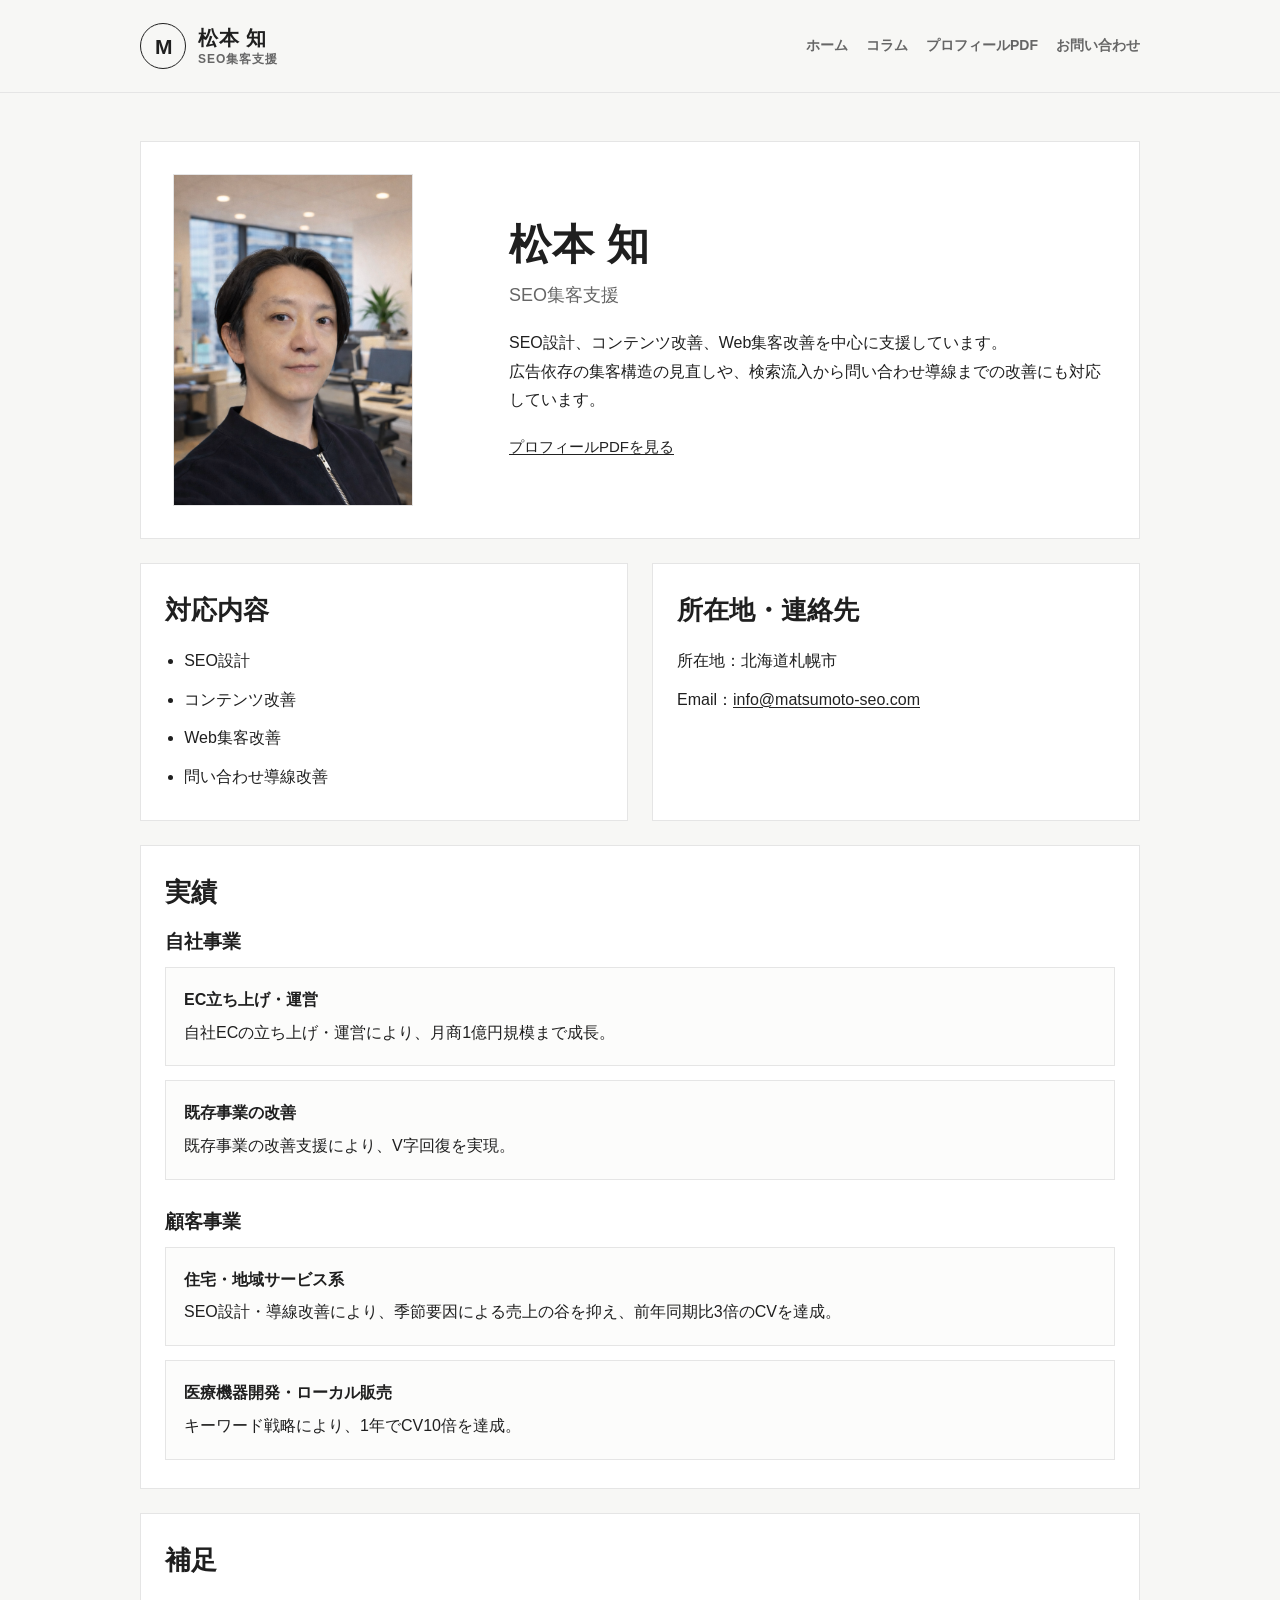
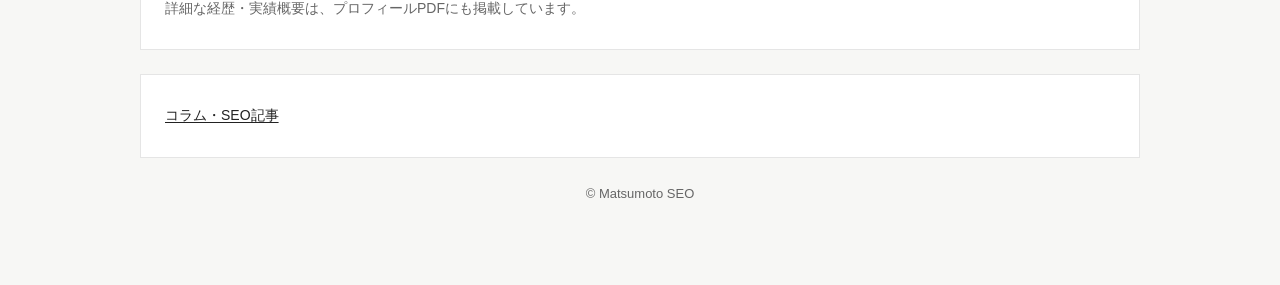
<file: index.html>
<!doctype html>
<html lang="ja">
<head>
  <!-- Google tag (gtag.js) -->
<script async src="https://www.googletagmanager.com/gtag/js?id=G-R0KFXEK98B"></script>
<script>
  window.dataLayer = window.dataLayer || [];
  function gtag(){dataLayer.push(arguments);}
  gtag('js', new Date());

  gtag('config', 'G-R0KFXEK98B');
</script>
  <meta charset="UTF-8">
  <meta name="viewport" content="width=device-width, initial-scale=1.0">
  <title>松本 知 | SEO集客支援</title>
  <meta name="description" content="松本知のプロフィール・実績概要。SEO設計、コンテンツ改善、Web集客改善。">
  <link rel="icon" type="image/png" href="/favicon.png">
  <link rel="stylesheet" href="/style.css">
</head>
  
<body>
  
  <header class="site-header">
    <div class="site-header__inner">
      <a class="site-brand" href="/" aria-label="松本 知｜SEO集客支援のトップページ">
        <span class="site-brand__mark" aria-hidden="true">M</span>
  
        <span class="site-brand__text">
          <span class="site-brand__name">松本 知</span>
          <span class="site-brand__role">SEO集客支援</span>
        </span>
      </a>
  
      <nav class="site-nav" aria-label="メインメニュー">
        <a href="/">ホーム</a>
        <a href="/blog/">コラム</a>
        <a href="/profile.pdf" target="_blank" rel="noopener noreferrer">プロフィールPDF</a>
        <a href="mailto:info@matsumoto-seo.com">お問い合わせ</a>
      </nav>
    </div>
  </header>

  <main class="wrap">
    <section class="hero">
      <div class="photo-box">
        <img src="/profile-photo3.png" alt="松本 知" class="photo">
      </div>

      <div>
        <h1 class="name">松本 知</h1>
        <p class="title">SEO集客支援</p>
        <p class="lead">
          SEO設計、コンテンツ改善、Web集客改善を中心に支援しています。<br/>
広告依存の集客構造の見直しや、検索流入から問い合わせ導線までの改善にも対応しています。
        </p>
        <p class="pdf-link">
          <a href="/profile.pdf" target="_blank" rel="noopener noreferrer">プロフィールPDFを見る</a>
        </p>
      </div>
    </section>

    <section class="grid">
      <section class="card">
        <h2>対応内容</h2>
        <ul>
          <li>SEO設計</li>
          <li>コンテンツ改善</li>
          <li>Web集客改善</li>
          <li>問い合わせ導線改善</li>
        </ul>
      </section>

      <section class="card">
        <h2>所在地・連絡先</h2>
        <p class="contact-line">所在地：北海道札幌市</p>
        <p class="contact-line">
          Email：<a href="mailto:info@matsumoto-seo.com">info@matsumoto-seo.com</a>
        </p>
      </section>

      <section class="card card-wide">
        <h2>実績</h2>

        <div class="results-group">
          <h3>自社事業</h3>
          <div class="results-list">
            <div class="result-item">
              <strong>EC立ち上げ・運営</strong><br>
              自社ECの立ち上げ・運営により、月商1億円規模まで成長。
            </div>
            <div class="result-item">
              <strong>既存事業の改善</strong><br>
              既存事業の改善支援により、V字回復を実現。
            </div>
          </div>
        </div>

        <div class="results-group">
          <h3>顧客事業</h3>
          <div class="results-list">
            <div class="result-item">
              <strong>住宅・地域サービス系</strong><br>
              SEO設計・導線改善により、季節要因による売上の谷を抑え、前年同期比3倍のCVを達成。
            </div>
            <div class="result-item">
              <strong>医療機器開発・ローカル販売</strong><br>
              キーワード戦略により、1年でCV10倍を達成。
            </div>
          </div>
        </div>
      </section>

      <section class="card card-wide">
        <h2>補足</h2>
        <p class="sub">
          詳細な経歴・実績概要は、プロフィールPDFにも掲載しています。
        </p>
      </section>
    </section>
    
    <section class="card card-wide blog-link-card">
      <p class="sub">
        <a href="/blog/">コラム・SEO記事</a>
      </p>
    </section>

    <p class="footer">© Matsumoto SEO</p>
  </main>
</body>
</html>
</file>
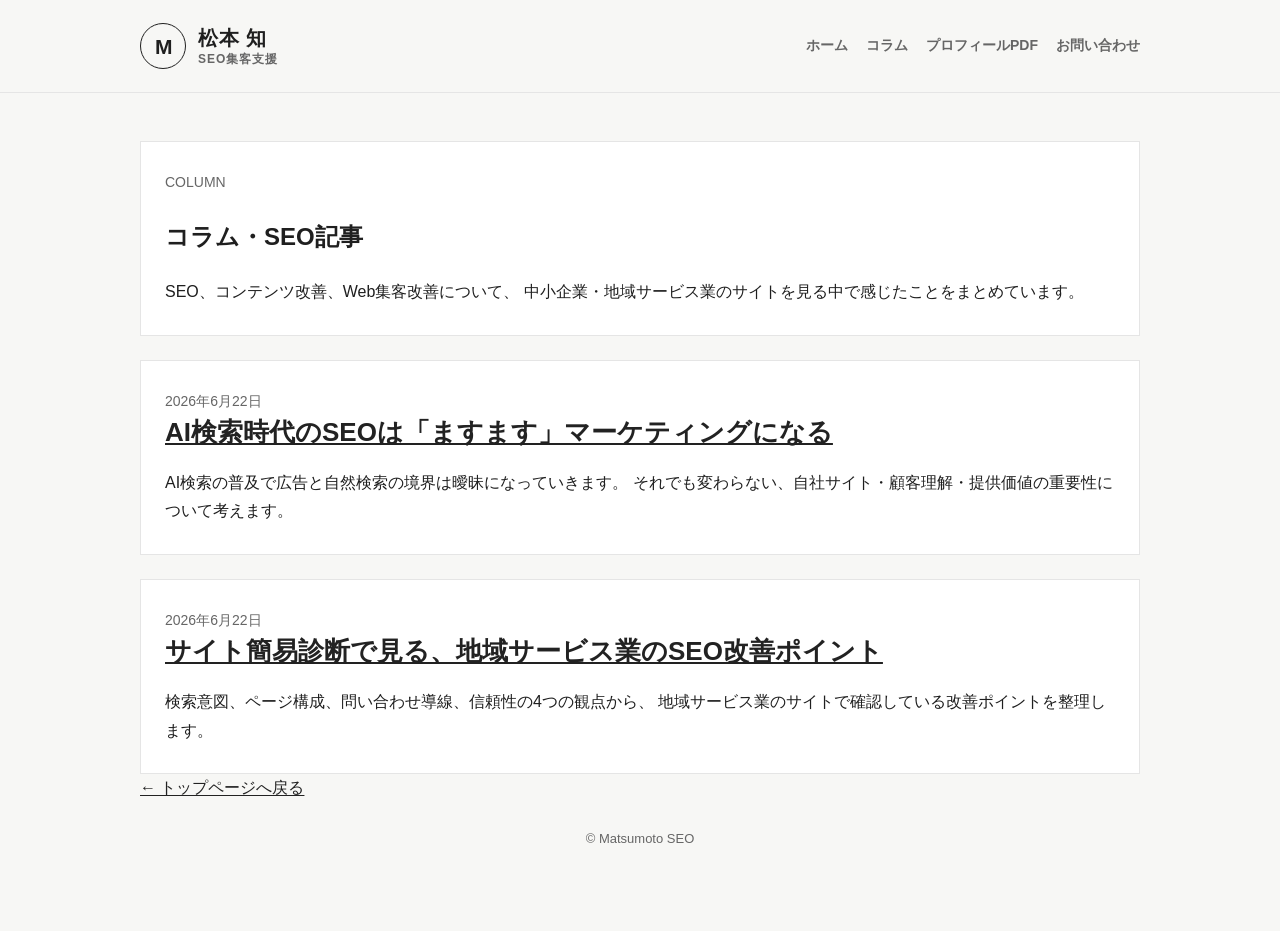
<file: blog/index.html>
<!doctype html>
<html lang="ja">
<head>
  <!-- Google tag (gtag.js) -->
<script async src="https://www.googletagmanager.com/gtag/js?id=G-R0KFXEK98B"></script>
<script>
  window.dataLayer = window.dataLayer || [];
  function gtag(){dataLayer.push(arguments);}
  gtag('js', new Date());

  gtag('config', 'G-R0KFXEK98B');
</script>
  <meta charset="UTF-8">
  <meta name="viewport" content="width=device-width, initial-scale=1.0">
  <title>コラム｜松本 知｜SEO集客支援</title>
  <meta
  name="description"
  content="SEO、コンテンツ改善、Web集客改善について、地域サービス業や中小企業のWeb集客に役立つ考え方をまとめています。"
>
  <link rel="canonical" href="https://matsumoto-seo.com/blog/">
  <link rel="icon" type="image/png" href="/favicon.png">
  <link rel="stylesheet" href="/style.css">
</head>
<body>
  
  <header class="site-header">
    <div class="site-header__inner">
      <a class="site-brand" href="/" aria-label="松本 知｜SEO集客支援のトップページ">
        <span class="site-brand__mark" aria-hidden="true">M</span>
  
        <span class="site-brand__text">
          <span class="site-brand__name">松本 知</span>
          <span class="site-brand__role">SEO集客支援</span>
        </span>
      </a>
  
      <nav class="site-nav" aria-label="メインメニュー">
        <a href="/">ホーム</a>
        <a href="/blog/">コラム</a>
        <a href="/profile.pdf" target="_blank" rel="noopener noreferrer">プロフィールPDF</a>
        <a href="mailto:info@matsumoto-seo.com">お問い合わせ</a>
      </nav>
    </div>
  </header>
  
  <main class="wrap">

<section class="card card-wide">
  <p class="sub">COLUMN</p>

  <h1>コラム・SEO記事</h1>

  <p class="lead">
    SEO、コンテンツ改善、Web集客改善について、
    中小企業・地域サービス業のサイトを見る中で感じたことをまとめています。
  </p>
</section>

<article class="card card-wide article-card">
  <p class="sub">
    <time datetime="2026-06-22">2026年6月22日</time>
  </p>

  <h2>
    <a href="/blog/2026-06-22-ai-jidai-no-seo.html">
      AI検索時代のSEOは「ますます」マーケティングになる
    </a>
  </h2>

  <p>
    AI検索の普及で広告と自然検索の境界は曖昧になっていきます。
    それでも変わらない、自社サイト・顧客理解・提供価値の重要性について考えます。
  </p>
</article>

<article class="card card-wide article-card">
  <p class="sub">2026年6月22日</p>

  <h2>
    <a href="/blog/site-diagnosis.html">
      サイト簡易診断で見る、地域サービス業のSEO改善ポイント
    </a>
  </h2>

  <p>
    検索意図、ページ構成、問い合わせ導線、信頼性の4つの観点から、
    地域サービス業のサイトで確認している改善ポイントを整理します。
  </p>
</article>

<p><a href="/">← トップページへ戻る</a></p>

<p class="footer">© Matsumoto SEO</p>

  </main>
</body>
</html>
</file>
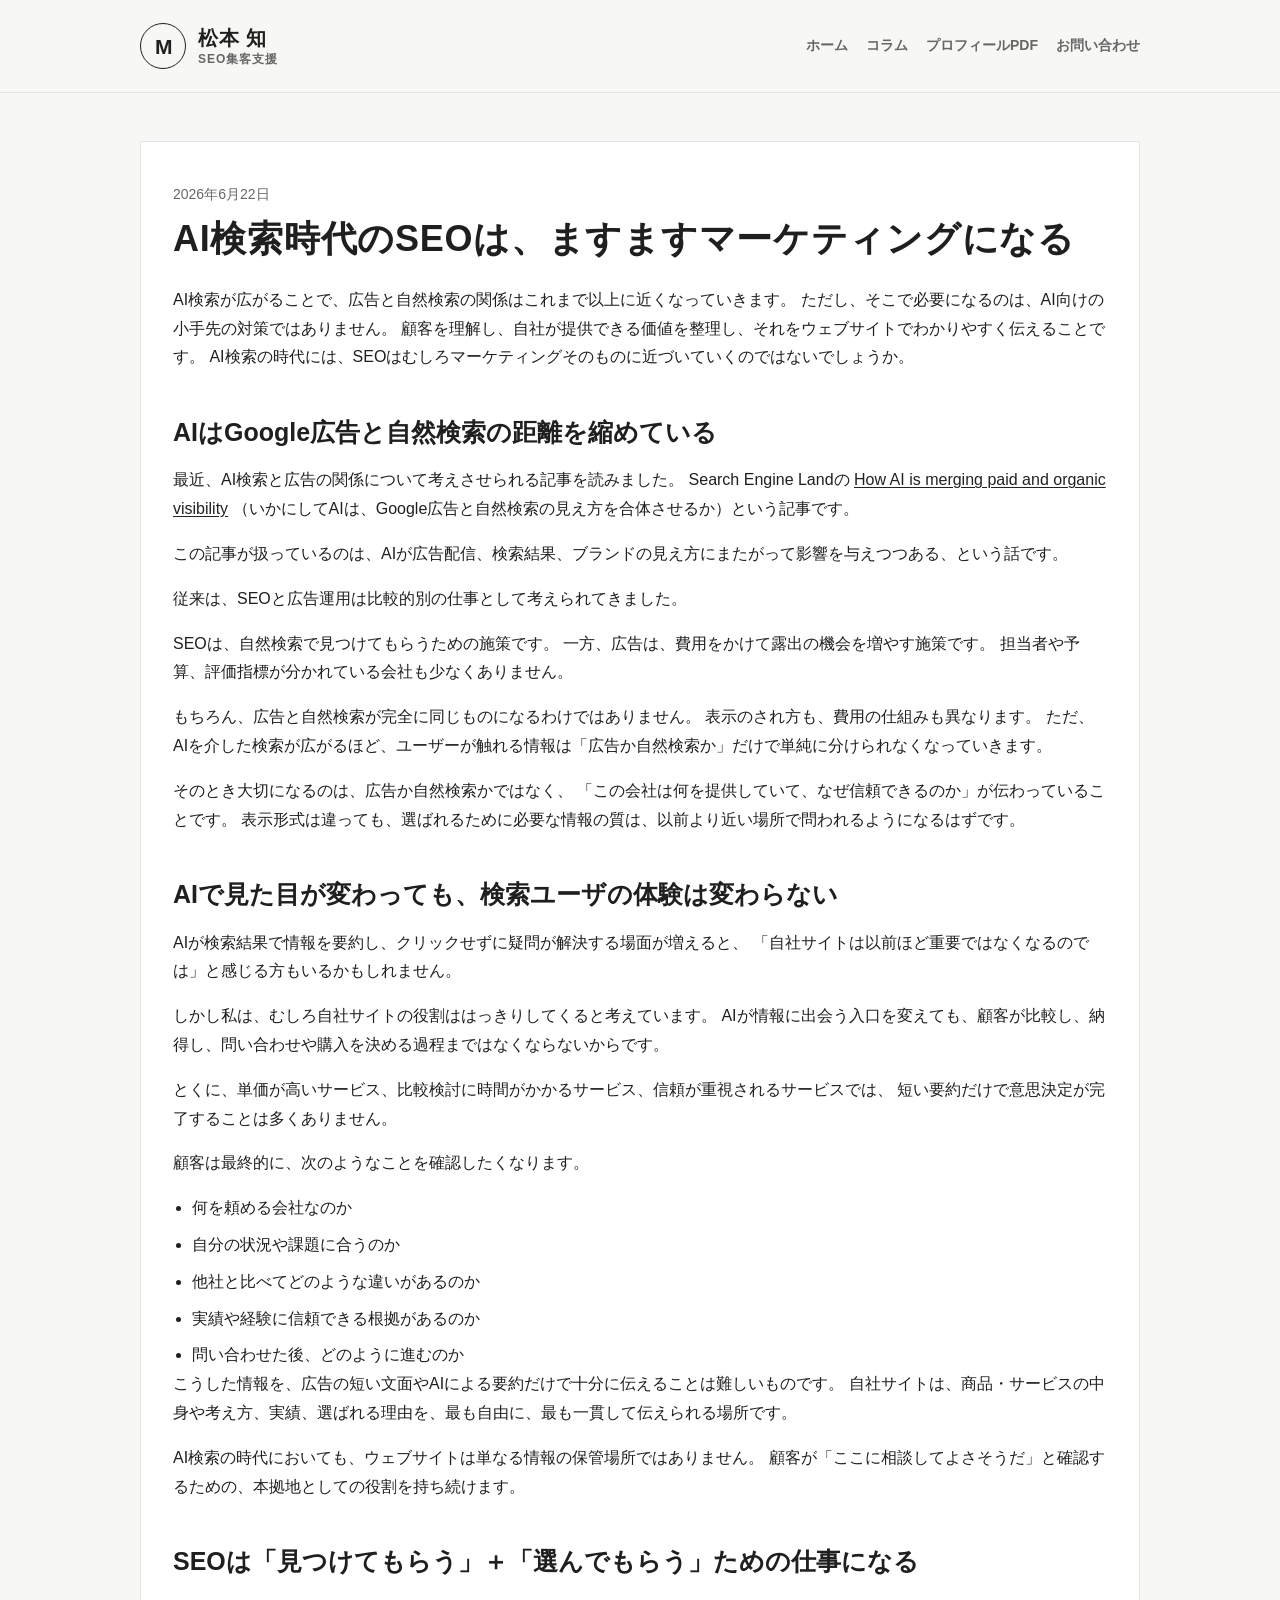
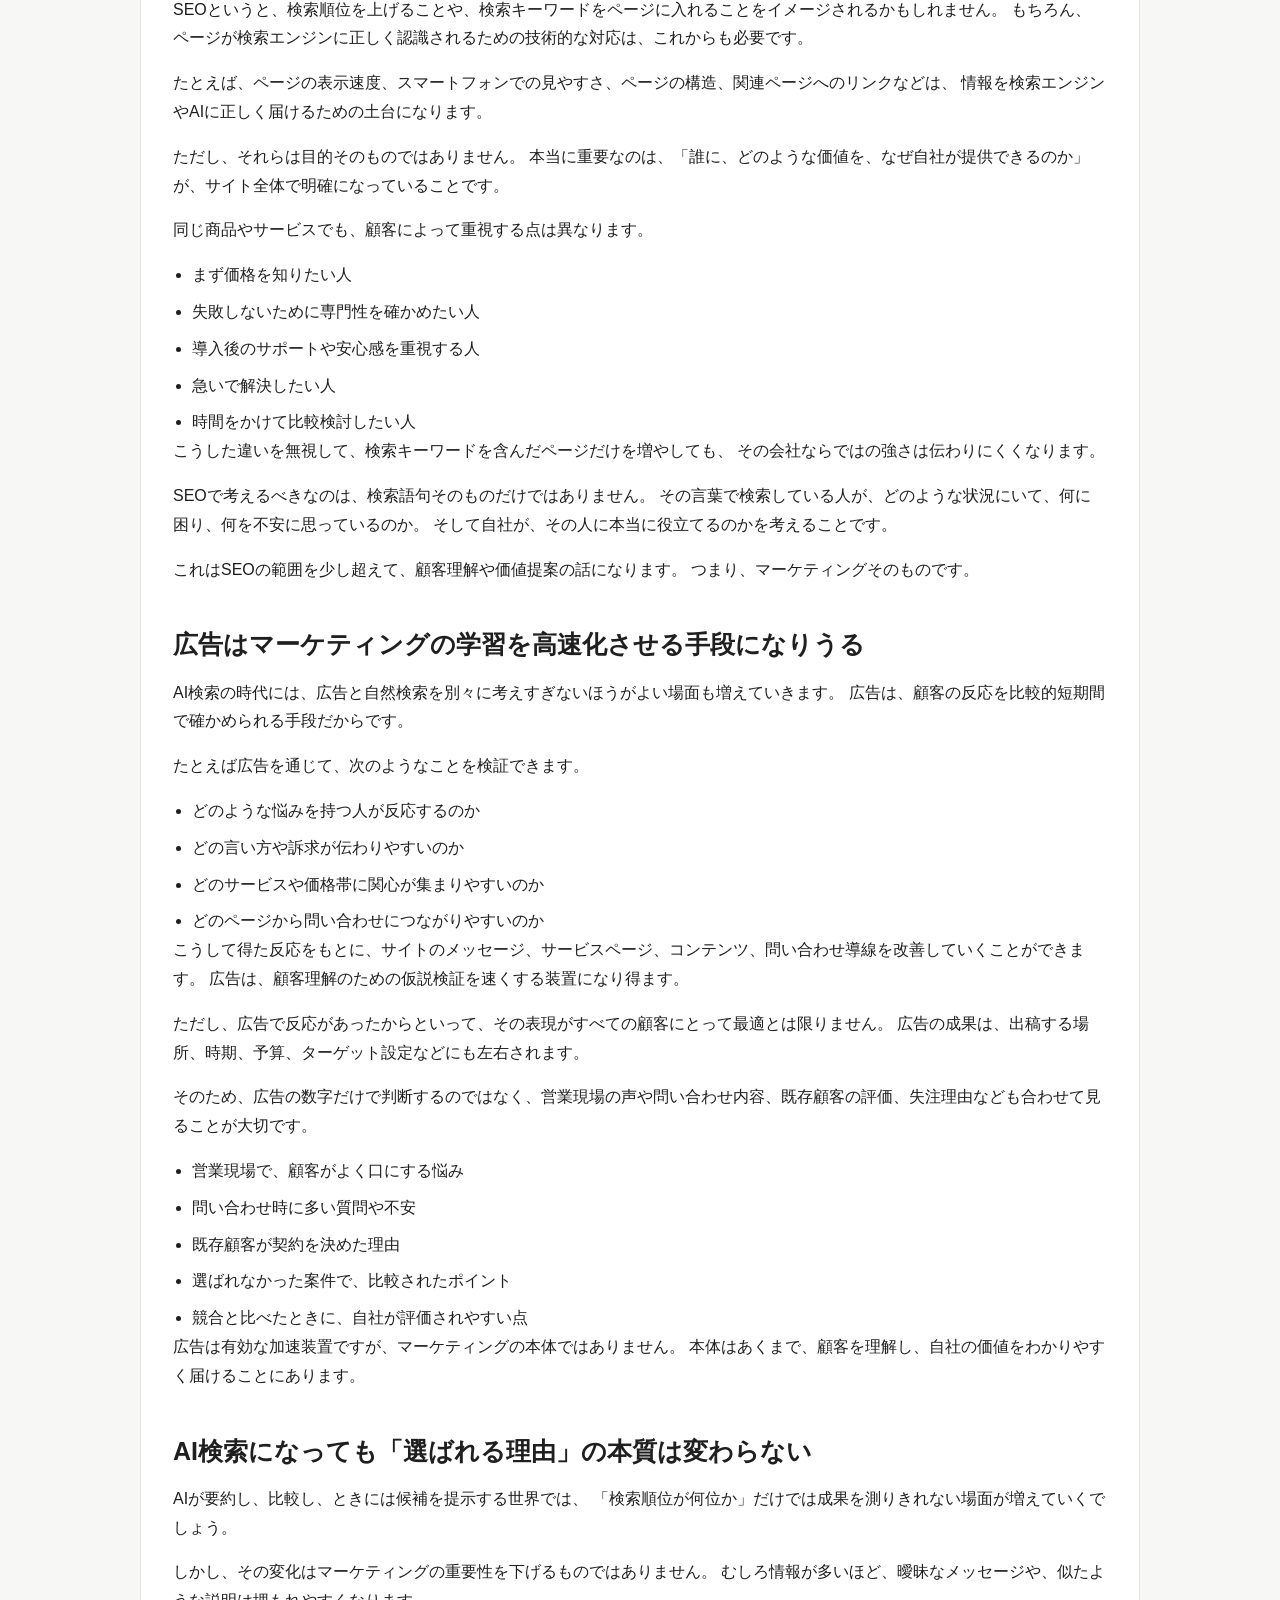
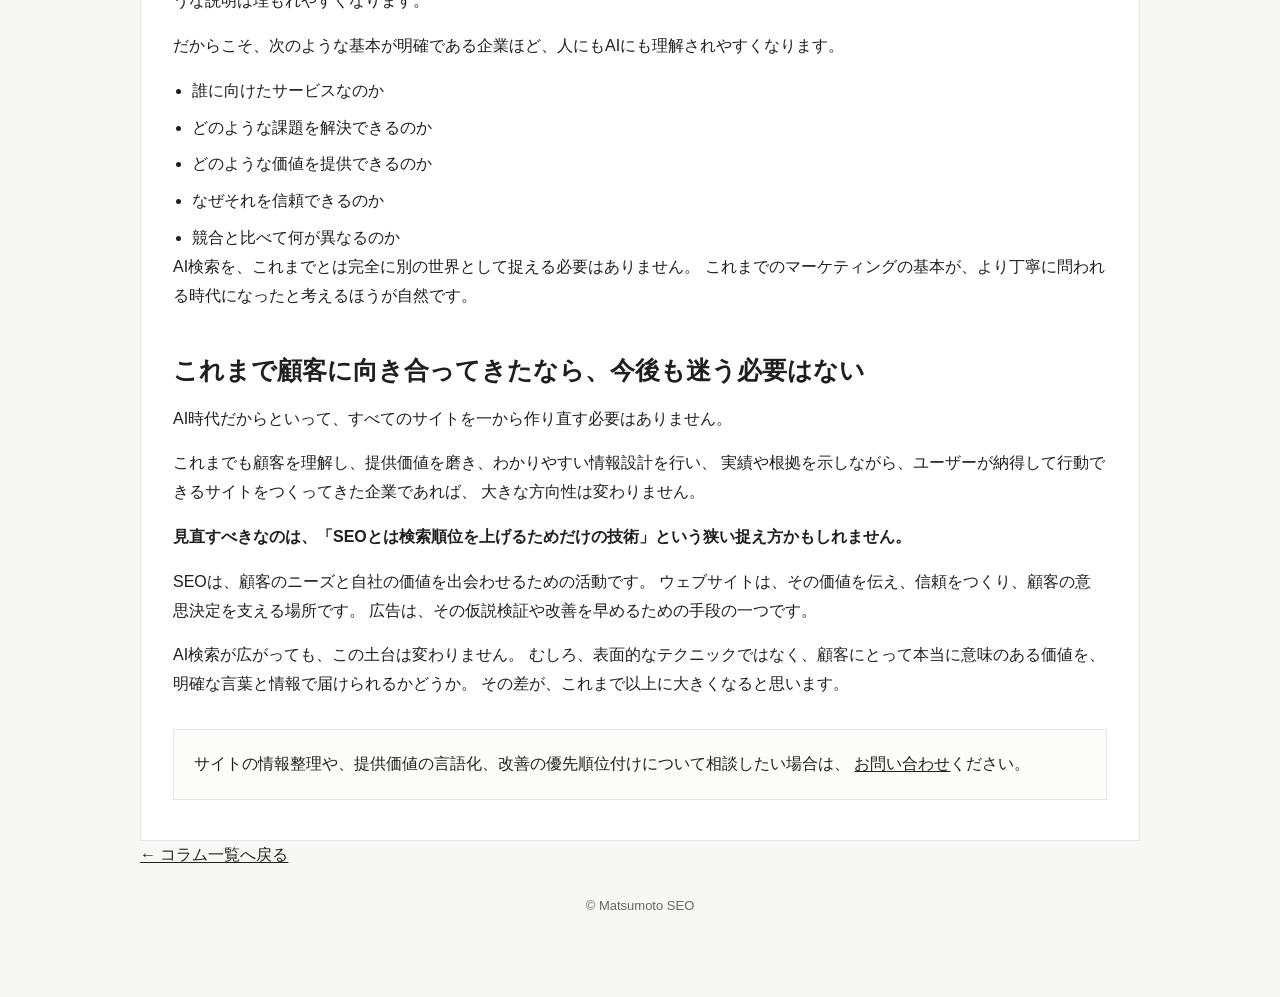
<file: blog/2026-06-22-ai-jidai-no-seo.html>
<!doctype html>
<html lang="ja">
<head>
  <!-- Google tag (gtag.js) -->
  <script async src="https://www.googletagmanager.com/gtag/js?id=G-R0KFXEK98B"></script>
  <script>
    window.dataLayer = window.dataLayer || [];
    function gtag(){dataLayer.push(arguments);}
    gtag("js", new Date());
    gtag("config", "G-R0KFXEK98B");
  </script>

  <meta charset="UTF-8">
  <meta name="viewport" content="width=device-width, initial-scale=1.0">

  <title>AI検索時代のSEOは、ますますマーケティングになる｜松本 知｜SEO集客支援</title>

  <meta
    name="description"
    content="AI検索の普及で広告と自然検索の関係は変わりつつあります。AI時代にも変わらない、自社サイトの役割、顧客理解、提供価値の伝え方について考えます。"
  >

  <link
    rel="canonical"
    href="https://matsumoto-seo.com/blog/ai-search-marketing.html"
  >

  <link rel="icon" type="image/png" href="/favicon.png">
  <link rel="stylesheet" href="/style.css">
</head>

<body>
  <header class="site-header">
    <div class="site-header__inner">
      <a class="site-brand" href="/" aria-label="松本 知｜SEO集客支援のトップページ">
        <span class="site-brand__mark" aria-hidden="true">M</span>

        <span class="site-brand__text">
          <span class="site-brand__name">松本 知</span>
          <span class="site-brand__role">SEO集客支援</span>
        </span>
      </a>

      <nav class="site-nav" aria-label="メインメニュー">
        <a href="/">ホーム</a>
        <a href="/blog/">コラム</a>
        <a href="/profile.pdf" target="_blank" rel="noopener noreferrer">プロフィールPDF</a>
        <a href="mailto:info@matsumoto-seo.com">お問い合わせ</a>
      </nav>
    </div>
  </header>

  <main class="wrap">
    <article class="card card-wide article-page">
      <p class="sub">
        <time datetime="2026-06-22">2026年6月22日</time>
      </p>

      <h1 class="article-title">
        AI検索時代のSEOは、ますますマーケティングになる
      </h1>

      <p class="lead">
        AI検索が広がることで、広告と自然検索の関係はこれまで以上に近くなっていきます。
        ただし、そこで必要になるのは、AI向けの小手先の対策ではありません。
        顧客を理解し、自社が提供できる価値を整理し、それをウェブサイトでわかりやすく伝えることです。
        AI検索の時代には、SEOはむしろマーケティングそのものに近づいていくのではないでしょうか。
      </p>

      <div class="article-content">
        <h2>AIはGoogle広告と自然検索の距離を縮めている</h2>

        <p>
          最近、AI検索と広告の関係について考えさせられる記事を読みました。
          Search Engine Landの
          <a href="https://searchengineland.com/ai-paid-organic-visibility-480229" target="_blank" rel="noopener noreferrer">How AI is merging paid and organic visibility</a>
          （いかにしてAIは、Google広告と自然検索の見え方を合体させるか）という記事です。
        </p>

        <p>
          この記事が扱っているのは、AIが広告配信、検索結果、ブランドの見え方にまたがって影響を与えつつある、という話です。
        </p>
        <p>
          従来は、SEOと広告運用は比較的別の仕事として考えられてきました。
        </p>

        <p>
          SEOは、自然検索で見つけてもらうための施策です。
          一方、広告は、費用をかけて露出の機会を増やす施策です。
          担当者や予算、評価指標が分かれている会社も少なくありません。
        </p>

        <p>
          もちろん、広告と自然検索が完全に同じものになるわけではありません。
          表示のされ方も、費用の仕組みも異なります。
          ただ、AIを介した検索が広がるほど、ユーザーが触れる情報は「広告か自然検索か」だけで単純に分けられなくなっていきます。
        </p>

        <p>
          そのとき大切になるのは、広告か自然検索かではなく、
          「この会社は何を提供していて、なぜ信頼できるのか」が伝わっていることです。
          表示形式は違っても、選ばれるために必要な情報の質は、以前より近い場所で問われるようになるはずです。
        </p>

        <h2>AIで見た目が変わっても、検索ユーザの体験は変わらない</h2>

        <p>
          AIが検索結果で情報を要約し、クリックせずに疑問が解決する場面が増えると、
          「自社サイトは以前ほど重要ではなくなるのでは」と感じる方もいるかもしれません。
        </p>

        <p>
          しかし私は、むしろ自社サイトの役割ははっきりしてくると考えています。
          AIが情報に出会う入口を変えても、顧客が比較し、納得し、問い合わせや購入を決める過程まではなくならないからです。
        </p>

        <p>
          とくに、単価が高いサービス、比較検討に時間がかかるサービス、信頼が重視されるサービスでは、
          短い要約だけで意思決定が完了することは多くありません。
        </p>

        <p>
          顧客は最終的に、次のようなことを確認したくなります。
        </p>

        <ul>
          <li>何を頼める会社なのか</li>
          <li>自分の状況や課題に合うのか</li>
          <li>他社と比べてどのような違いがあるのか</li>
          <li>実績や経験に信頼できる根拠があるのか</li>
          <li>問い合わせた後、どのように進むのか</li>
        </ul>

        <p>
          こうした情報を、広告の短い文面やAIによる要約だけで十分に伝えることは難しいものです。
          自社サイトは、商品・サービスの中身や考え方、実績、選ばれる理由を、最も自由に、最も一貫して伝えられる場所です。
        </p>

        <p>
          AI検索の時代においても、ウェブサイトは単なる情報の保管場所ではありません。
          顧客が「ここに相談してよさそうだ」と確認するための、本拠地としての役割を持ち続けます。
        </p>

        <h2>SEOは「見つけてもらう」＋「選んでもらう」ための仕事になる</h2>

        <p>
          SEOというと、検索順位を上げることや、検索キーワードをページに入れることをイメージされるかもしれません。
          もちろん、ページが検索エンジンに正しく認識されるための技術的な対応は、これからも必要です。
        </p>

        <p>
          たとえば、ページの表示速度、スマートフォンでの見やすさ、ページの構造、関連ページへのリンクなどは、
          情報を検索エンジンやAIに正しく届けるための土台になります。
        </p>

        <p>
          ただし、それらは目的そのものではありません。
          本当に重要なのは、「誰に、どのような価値を、なぜ自社が提供できるのか」が、サイト全体で明確になっていることです。
        </p>

        <p>
          同じ商品やサービスでも、顧客によって重視する点は異なります。
        </p>

        <ul>
          <li>まず価格を知りたい人</li>
          <li>失敗しないために専門性を確かめたい人</li>
          <li>導入後のサポートや安心感を重視する人</li>
          <li>急いで解決したい人</li>
          <li>時間をかけて比較検討したい人</li>
        </ul>

        <p>
          こうした違いを無視して、検索キーワードを含んだページだけを増やしても、
          その会社ならではの強さは伝わりにくくなります。
        </p>

        <p>
          SEOで考えるべきなのは、検索語句そのものだけではありません。
          その言葉で検索している人が、どのような状況にいて、何に困り、何を不安に思っているのか。
          そして自社が、その人に本当に役立てるのかを考えることです。
        </p>

        <p>
          これはSEOの範囲を少し超えて、顧客理解や価値提案の話になります。
          つまり、マーケティングそのものです。
        </p>

        <h2>広告はマーケティングの学習を高速化させる手段になりうる</h2>

        <p>
          AI検索の時代には、広告と自然検索を別々に考えすぎないほうがよい場面も増えていきます。
          広告は、顧客の反応を比較的短期間で確かめられる手段だからです。
        </p>

        <p>
          たとえば広告を通じて、次のようなことを検証できます。
        </p>

        <ul>
          <li>どのような悩みを持つ人が反応するのか</li>
          <li>どの言い方や訴求が伝わりやすいのか</li>
          <li>どのサービスや価格帯に関心が集まりやすいのか</li>
          <li>どのページから問い合わせにつながりやすいのか</li>
        </ul>

        <p>
          こうして得た反応をもとに、サイトのメッセージ、サービスページ、コンテンツ、問い合わせ導線を改善していくことができます。
          広告は、顧客理解のための仮説検証を速くする装置になり得ます。
        </p>

        <p>
          ただし、広告で反応があったからといって、その表現がすべての顧客にとって最適とは限りません。
          広告の成果は、出稿する場所、時期、予算、ターゲット設定などにも左右されます。
        </p>

        <p>
          そのため、広告の数字だけで判断するのではなく、営業現場の声や問い合わせ内容、既存顧客の評価、失注理由なども合わせて見ることが大切です。
        </p>

        <ul>
          <li>営業現場で、顧客がよく口にする悩み</li>
          <li>問い合わせ時に多い質問や不安</li>
          <li>既存顧客が契約を決めた理由</li>
          <li>選ばれなかった案件で、比較されたポイント</li>
          <li>競合と比べたときに、自社が評価されやすい点</li>
        </ul>

        <p>
          広告は有効な加速装置ですが、マーケティングの本体ではありません。
          本体はあくまで、顧客を理解し、自社の価値をわかりやすく届けることにあります。
        </p>

        <h2>AI検索になっても「選ばれる理由」の本質は変わらない</h2>

        <p>
          AIが要約し、比較し、ときには候補を提示する世界では、
          「検索順位が何位か」だけでは成果を測りきれない場面が増えていくでしょう。
        </p>

        <p>
          しかし、その変化はマーケティングの重要性を下げるものではありません。
          むしろ情報が多いほど、曖昧なメッセージや、似たような説明は埋もれやすくなります。
        </p>

        <p>
          だからこそ、次のような基本が明確である企業ほど、人にもAIにも理解されやすくなります。
        </p>

        <ul>
          <li>誰に向けたサービスなのか</li>
          <li>どのような課題を解決できるのか</li>
          <li>どのような価値を提供できるのか</li>
          <li>なぜそれを信頼できるのか</li>
          <li>競合と比べて何が異なるのか</li>
        </ul>

        <p>
          AI検索を、これまでとは完全に別の世界として捉える必要はありません。
          これまでのマーケティングの基本が、より丁寧に問われる時代になったと考えるほうが自然です。
        </p>

        <h2>これまで顧客に向き合ってきたなら、今後も迷う必要はない</h2>

        <p>
          AI時代だからといって、すべてのサイトを一から作り直す必要はありません。
        </p>

        <p>
          これまでも顧客を理解し、提供価値を磨き、わかりやすい情報設計を行い、
          実績や根拠を示しながら、ユーザーが納得して行動できるサイトをつくってきた企業であれば、
          大きな方向性は変わりません。
        </p>

        <p>
          <strong>見直すべきなのは、「SEOとは検索順位を上げるためだけの技術」という狭い捉え方かもしれません。</strong>
        </p>

        <p>
          SEOは、顧客のニーズと自社の価値を出会わせるための活動です。
          ウェブサイトは、その価値を伝え、信頼をつくり、顧客の意思決定を支える場所です。
          広告は、その仮説検証や改善を早めるための手段の一つです。
        </p>

        <p>
          AI検索が広がっても、この土台は変わりません。
          むしろ、表面的なテクニックではなく、顧客にとって本当に意味のある価値を、
          明確な言葉と情報で届けられるかどうか。
          その差が、これまで以上に大きくなると思います。
        </p>

        <p class="article-note">
          サイトの情報整理や、提供価値の言語化、改善の優先順位付けについて相談したい場合は、
          <a href="mailto:info@matsumoto-seo.com">お問い合わせ</a>ください。
        </p>
      </div>
    </article>

    <p><a href="/blog/">← コラム一覧へ戻る</a></p>

    <p class="footer">© Matsumoto SEO</p>
  </main>
</body>
</html>
</file>
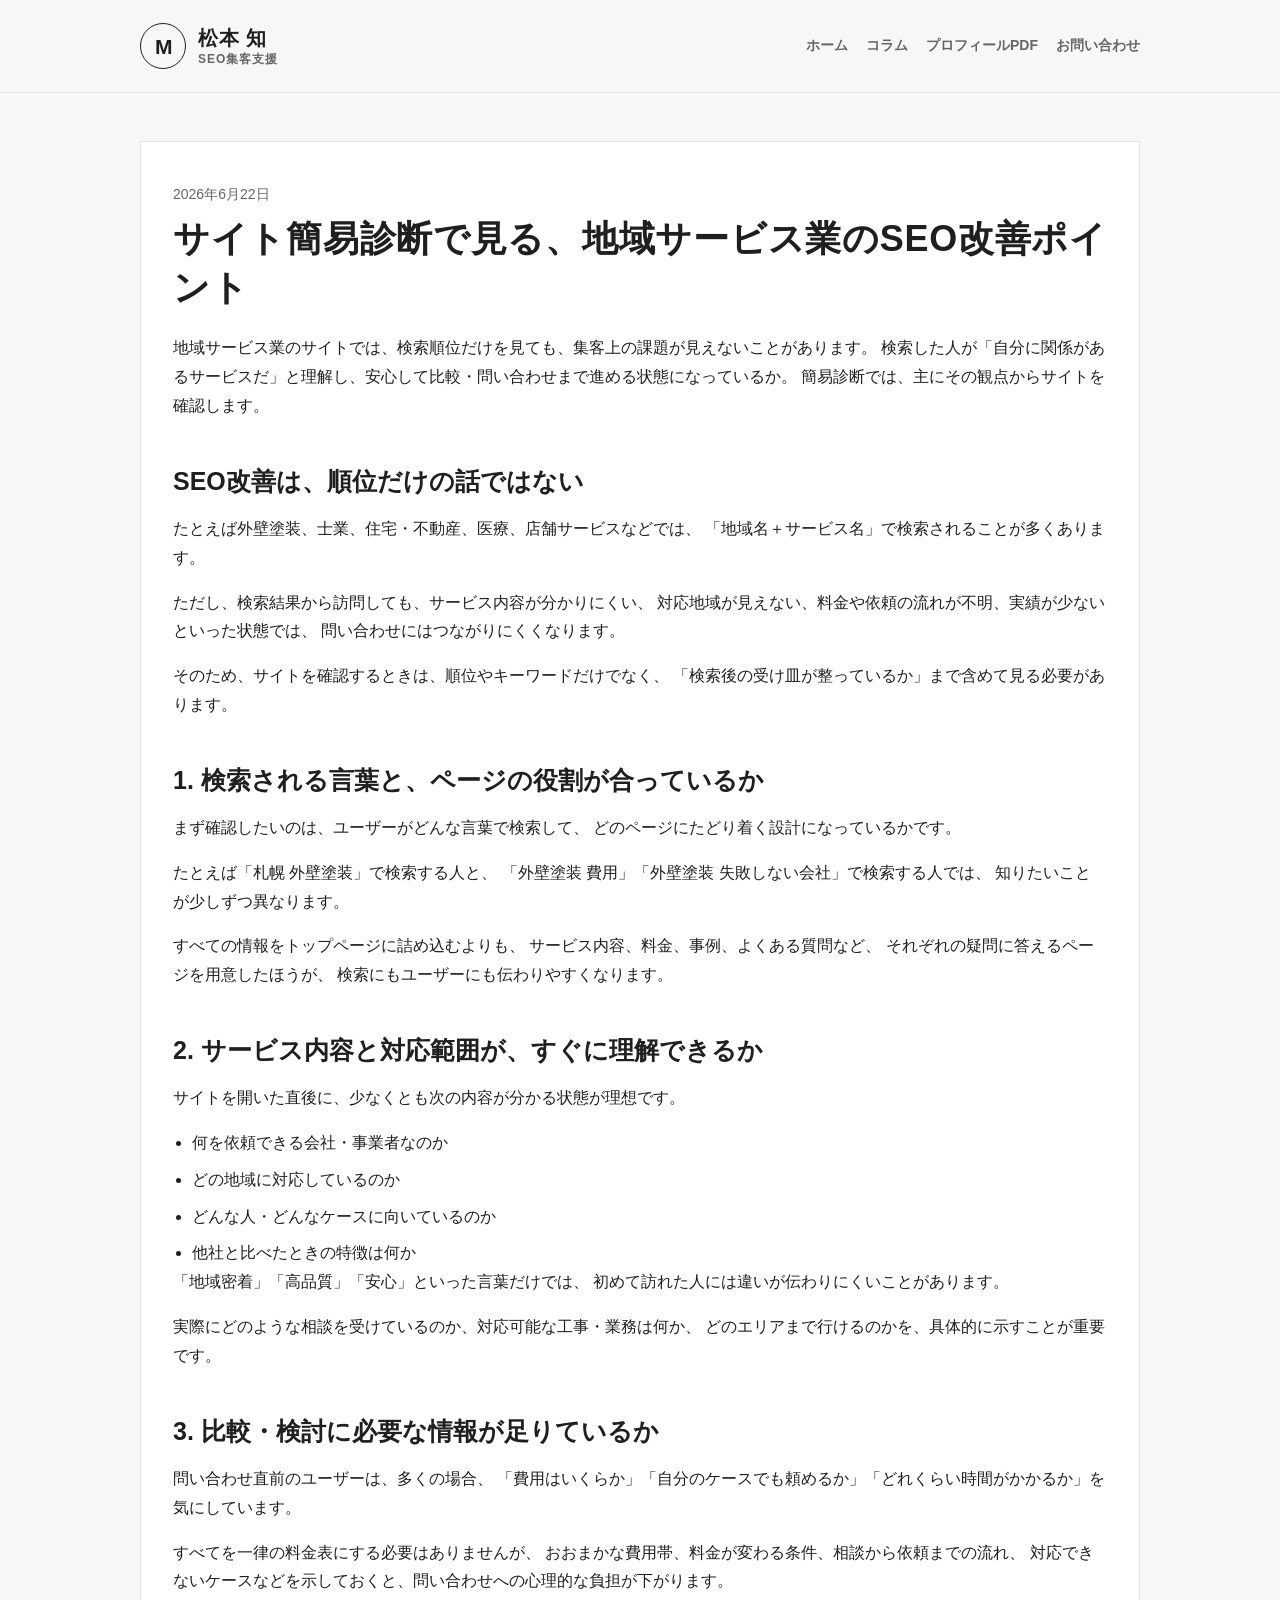
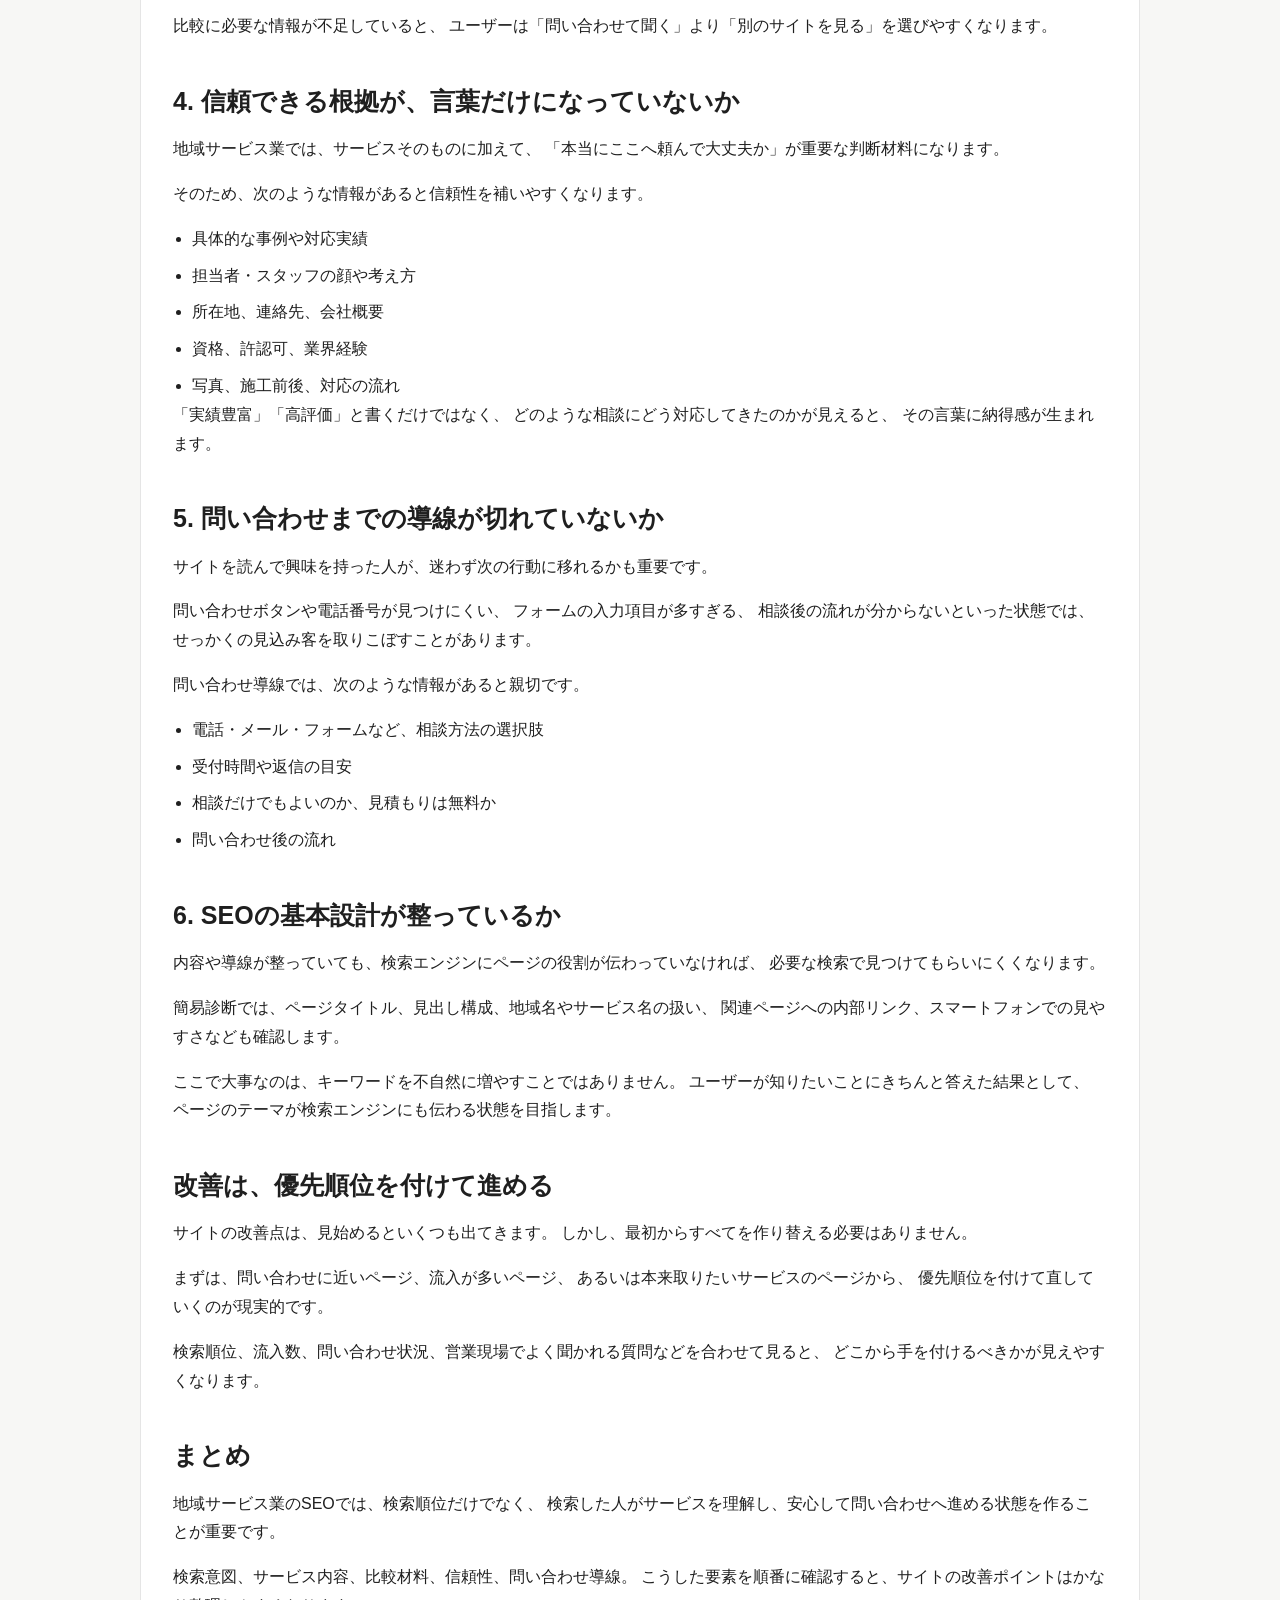
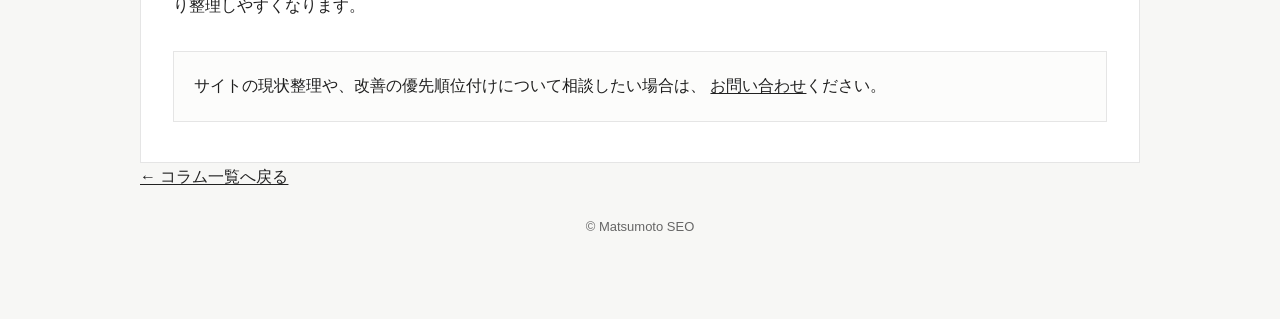
<file: blog/site-diagnosis.html>
<!doctype html>
<html lang="ja">
<head>
  <!-- Google tag (gtag.js) -->
<script async src="https://www.googletagmanager.com/gtag/js?id=G-R0KFXEK98B"></script>
<script>
  window.dataLayer = window.dataLayer || [];
  function gtag(){dataLayer.push(arguments);}
  gtag('js', new Date());

  gtag('config', 'G-R0KFXEK98B');
</script>
  <meta charset="UTF-8">
  <meta name="viewport" content="width=device-width, initial-scale=1.0">
  <title>コラム｜松本 知｜SEO集客支援</title>
  <meta
  name="description"
  content="地域サービス業のサイトを簡易診断するときに確認する、検索意図、サービス内容、信頼性、問い合わせ導線、SEOの基本設計について解説します。"
>
  <link rel="canonical" href="https://matsumoto-seo.com/blog/">
  <link rel="icon" type="image/png" href="/favicon.png">
  <link rel="stylesheet" href="/style.css">
</head>
  

<body>
  <header class="site-header">
    <div class="site-header__inner">
      <a class="site-brand" href="/" aria-label="松本 知｜SEO集客支援のトップページ">
        <span class="site-brand__mark" aria-hidden="true">M</span>

        <span class="site-brand__text">
          <span class="site-brand__name">松本 知</span>
          <span class="site-brand__role">SEO集客支援</span>
        </span>
      </a>

      <nav class="site-nav" aria-label="メインメニュー">
        <a href="/">ホーム</a>
        <a href="/blog/">コラム</a>
        <a href="/profile.pdf" target="_blank" rel="noopener noreferrer">プロフィールPDF</a>
        <a href="mailto:info@matsumoto-seo.com">お問い合わせ</a>
      </nav>
    </div>
  </header>

  <main class="wrap">
    <article class="card card-wide article-page">
      <p class="sub">
        <time datetime="2026-06-22">2026年6月22日</time>
      </p>

      <h1 class="article-title">
        サイト簡易診断で見る、地域サービス業のSEO改善ポイント
      </h1>

      <p class="lead">
        地域サービス業のサイトでは、検索順位だけを見ても、集客上の課題が見えないことがあります。
        検索した人が「自分に関係があるサービスだ」と理解し、安心して比較・問い合わせまで進める状態になっているか。
        簡易診断では、主にその観点からサイトを確認します。
      </p>

      <div class="article-content">
        <h2>SEO改善は、順位だけの話ではない</h2>

        <p>
          たとえば外壁塗装、士業、住宅・不動産、医療、店舗サービスなどでは、
          「地域名＋サービス名」で検索されることが多くあります。
        </p>

        <p>
          ただし、検索結果から訪問しても、サービス内容が分かりにくい、
          対応地域が見えない、料金や依頼の流れが不明、実績が少ないといった状態では、
          問い合わせにはつながりにくくなります。
        </p>

        <p>
          そのため、サイトを確認するときは、順位やキーワードだけでなく、
          「検索後の受け皿が整っているか」まで含めて見る必要があります。
        </p>

        <h2>1. 検索される言葉と、ページの役割が合っているか</h2>

        <p>
          まず確認したいのは、ユーザーがどんな言葉で検索して、
          どのページにたどり着く設計になっているかです。
        </p>

        <p>
          たとえば「札幌 外壁塗装」で検索する人と、
          「外壁塗装 費用」「外壁塗装 失敗しない会社」で検索する人では、
          知りたいことが少しずつ異なります。
        </p>

        <p>
          すべての情報をトップページに詰め込むよりも、
          サービス内容、料金、事例、よくある質問など、
          それぞれの疑問に答えるページを用意したほうが、
          検索にもユーザーにも伝わりやすくなります。
        </p>

        <h2>2. サービス内容と対応範囲が、すぐに理解できるか</h2>

        <p>
          サイトを開いた直後に、少なくとも次の内容が分かる状態が理想です。
        </p>

        <ul>
          <li>何を依頼できる会社・事業者なのか</li>
          <li>どの地域に対応しているのか</li>
          <li>どんな人・どんなケースに向いているのか</li>
          <li>他社と比べたときの特徴は何か</li>
        </ul>

        <p>
          「地域密着」「高品質」「安心」といった言葉だけでは、
          初めて訪れた人には違いが伝わりにくいことがあります。
        </p>

        <p>
          実際にどのような相談を受けているのか、対応可能な工事・業務は何か、
          どのエリアまで行けるのかを、具体的に示すことが重要です。
        </p>

        <h2>3. 比較・検討に必要な情報が足りているか</h2>

        <p>
          問い合わせ直前のユーザーは、多くの場合、
          「費用はいくらか」「自分のケースでも頼めるか」「どれくらい時間がかかるか」を気にしています。
        </p>

        <p>
          すべてを一律の料金表にする必要はありませんが、
          おおまかな費用帯、料金が変わる条件、相談から依頼までの流れ、
          対応できないケースなどを示しておくと、問い合わせへの心理的な負担が下がります。
        </p>

        <p>
          比較に必要な情報が不足していると、
          ユーザーは「問い合わせて聞く」より「別のサイトを見る」を選びやすくなります。
        </p>

        <h2>4. 信頼できる根拠が、言葉だけになっていないか</h2>

        <p>
          地域サービス業では、サービスそのものに加えて、
          「本当にここへ頼んで大丈夫か」が重要な判断材料になります。
        </p>

        <p>
          そのため、次のような情報があると信頼性を補いやすくなります。
        </p>

        <ul>
          <li>具体的な事例や対応実績</li>
          <li>担当者・スタッフの顔や考え方</li>
          <li>所在地、連絡先、会社概要</li>
          <li>資格、許認可、業界経験</li>
          <li>写真、施工前後、対応の流れ</li>
        </ul>

        <p>
          「実績豊富」「高評価」と書くだけではなく、
          どのような相談にどう対応してきたのかが見えると、
          その言葉に納得感が生まれます。
        </p>

        <h2>5. 問い合わせまでの導線が切れていないか</h2>

        <p>
          サイトを読んで興味を持った人が、迷わず次の行動に移れるかも重要です。
        </p>

        <p>
          問い合わせボタンや電話番号が見つけにくい、
          フォームの入力項目が多すぎる、
          相談後の流れが分からないといった状態では、
          せっかくの見込み客を取りこぼすことがあります。
        </p>

        <p>
          問い合わせ導線では、次のような情報があると親切です。
        </p>

        <ul>
          <li>電話・メール・フォームなど、相談方法の選択肢</li>
          <li>受付時間や返信の目安</li>
          <li>相談だけでもよいのか、見積もりは無料か</li>
          <li>問い合わせ後の流れ</li>
        </ul>

        <h2>6. SEOの基本設計が整っているか</h2>

        <p>
          内容や導線が整っていても、検索エンジンにページの役割が伝わっていなければ、
          必要な検索で見つけてもらいにくくなります。
        </p>

        <p>
          簡易診断では、ページタイトル、見出し構成、地域名やサービス名の扱い、
          関連ページへの内部リンク、スマートフォンでの見やすさなども確認します。
        </p>

        <p>
          ここで大事なのは、キーワードを不自然に増やすことではありません。
          ユーザーが知りたいことにきちんと答えた結果として、
          ページのテーマが検索エンジンにも伝わる状態を目指します。
        </p>

        <h2>改善は、優先順位を付けて進める</h2>

        <p>
          サイトの改善点は、見始めるといくつも出てきます。
          しかし、最初からすべてを作り替える必要はありません。
        </p>

        <p>
          まずは、問い合わせに近いページ、流入が多いページ、
          あるいは本来取りたいサービスのページから、
          優先順位を付けて直していくのが現実的です。
        </p>

        <p>
          検索順位、流入数、問い合わせ状況、営業現場でよく聞かれる質問などを合わせて見ると、
          どこから手を付けるべきかが見えやすくなります。
        </p>

        <h2>まとめ</h2>

        <p>
          地域サービス業のSEOでは、検索順位だけでなく、
          検索した人がサービスを理解し、安心して問い合わせへ進める状態を作ることが重要です。
        </p>

        <p>
          検索意図、サービス内容、比較材料、信頼性、問い合わせ導線。
          こうした要素を順番に確認すると、サイトの改善ポイントはかなり整理しやすくなります。
        </p>

        <p class="article-note">
          サイトの現状整理や、改善の優先順位付けについて相談したい場合は、
          <a href="mailto:info@matsumoto-seo.com">お問い合わせ</a>ください。
        </p>
      </div>
    </article>

    <p><a href="/blog/">← コラム一覧へ戻る</a></p>

    <p class="footer">© Matsumoto SEO</p>
  </main>
</body>
  
</html>
</file>
<file: style.css>
:root {
      --bg: #f7f7f5;
      --card: #ffffff;
      --text: #1f1f1f;
      --sub: #666666;
      --line: #e5e5e5;
      --accent: #222222;
      --max: 1040px;
    }

    * {
      box-sizing: border-box;
    }

    body {
      margin: 0;
      font-family: -apple-system, BlinkMacSystemFont, "Hiragino Sans", "Yu Gothic", "Meiryo", sans-serif;
      background: var(--bg);
      color: var(--text);
      line-height: 1.8;
    }

    .wrap {
      max-width: var(--max);
      margin: 0 auto;
      padding: 48px 20px 80px;
    }

    .hero {
      display: grid;
      grid-template-columns: 300px 1fr;
      gap: 36px;
      align-items: center;
      background: var(--card);
      border: 1px solid var(--line);
      padding: 32px;
      margin-bottom: 24px;
    }

    .photo-box {
      width: fit-content;
    }

    .photo {
      display: block;
      width: 240px;
      height: auto;
      border: 1px solid var(--line);
      background: #f0f0f0;
    }

    .name {
      margin: 0 0 8px;
      font-size: 42px;
      line-height: 1.2;
      letter-spacing: 0.02em;
    }

    .title {
      margin: 0 0 18px;
      font-size: 18px;
      color: var(--sub);
    }

    .lead {
      margin: 0;
      font-size: 16px;
    }

    .pdf-link {
      margin-top: 18px;
      font-size: 15px;
    }

    .grid {
      display: grid;
      grid-template-columns: 1fr 1fr;
      gap: 24px;
    }

    .card {
      background: var(--card);
      border: 1px solid var(--line);
      padding: 28px 24px;
    }

    .card-wide {
      grid-column: 1 / -1;
    }

    h2 {
      margin: 0 0 18px;
      font-size: 26px;
      line-height: 1.4;
    }

    h3 {
      margin: 0 0 10px;
      font-size: 19px;
      line-height: 1.5;
    }

    p {
      margin: 0;
    }

    ul {
      margin: 0;
      padding-left: 1.2em;
    }

    li + li {
      margin-top: 10px;
    }

    .contact-line + .contact-line {
      margin-top: 10px;
    }

    .results-group + .results-group {
      margin-top: 28px;
    }

    .results-list {
      display: grid;
      gap: 14px;
    }

    .result-item {
      padding: 18px;
      border: 1px solid var(--line);
      background: #fcfcfb;
    }

    .result-item strong {
      display: inline-block;
      margin-bottom: 4px;
    }

    .sub {
      color: var(--sub);
      font-size: 14px;
    }

    a {
      color: var(--accent);
      text-decoration: underline;
      text-underline-offset: 2px;
    }

    .footer {
      margin-top: 24px;
      color: var(--sub);
      font-size: 13px;
      text-align: center;
    }

    @media (max-width: 860px) {
      .hero {
        grid-template-columns: 1fr;
        gap: 20px;
      }

      .photo-box {
        max-width: 320px;
      }
    }

    @media (max-width: 780px) {
      .wrap {
        padding: 28px 14px 56px;
      }

      .hero {
        padding: 24px 18px;
      }

      .name {
        font-size: 34px;
      }

      .grid {
        grid-template-columns: 1fr;
        gap: 16px;
      }

      .card {
        padding: 24px 18px;
      }

      .card-wide {
        grid-column: auto;
      }
    }

.site-header {
background: var(--bg, #f7f7f5);
border-bottom: 1px solid var(--line, #e5e5e5);
}

.site-header__inner {
max-width: var(--max, 1040px);
min-height: 92px;
margin: 0 auto;
padding: 16px 20px;
display: flex;
align-items: center;
justify-content: space-between;
gap: 24px;
}

.site-brand {
display: inline-flex;
align-items: center;
gap: 12px;
color: var(--text, #1f1f1f);
text-decoration: none;
}

.site-brand__mark {
width: 46px;
height: 46px;
display: grid;
place-items: center;
border: 1px solid var(--text, #1f1f1f);
border-radius: 50%;
font-size: 21px;
font-weight: 800;
letter-spacing: -0.08em;
line-height: 1;
}

.site-brand__text {
display: grid;
gap: 2px;
}

.site-brand__name {
font-size: 20px;
font-weight: 800;
letter-spacing: 0.04em;
line-height: 1.2;
}

.site-brand__role {
color: var(--sub, #666);
font-size: 12px;
font-weight: 700;
letter-spacing: 0.08em;
line-height: 1.2;
}

.site-nav {
display: flex;
flex-wrap: wrap;
justify-content: flex-end;
gap: 8px 18px;
}

.site-nav a {
color: var(--sub, #666);
font-size: 14px;
font-weight: 700;
text-decoration: none;
}

.site-nav a:hover {
color: var(--text, #1f1f1f);
text-decoration: underline;
text-underline-offset: 4px;
}

@media (max-width: 640px) {
.site-header__inner {
min-height: auto;
align-items: flex-start;
flex-direction: column;
gap: 14px;
padding-top: 18px;
padding-bottom: 18px;
}

.site-nav {
justify-content: flex-start;
}

.site-brand__name {
font-size: 18px;
}
}

.blog-link-card {
  margin-top: 24px;
}

.article-card {
  margin-top: 24px;
}

.article-page {
  padding: 40px 32px;
}

.article-title {
  margin: 8px 0 22px;
  font-size: 36px;
  line-height: 1.35;
  letter-spacing: 0.02em;
}

.article-content {
  margin-top: 38px;
}

.article-content h2 {
  margin: 42px 0 16px;
  font-size: 25px;
  line-height: 1.45;
}

.article-content p + p {
  margin-top: 16px;
}

.article-content ul {
  margin-top: 16px;
}

.article-content li + li {
  margin-top: 8px;
}

.article-note {
  margin-top: 30px !important;
  padding: 20px;
  border: 1px solid var(--line);
  background: #fcfcfb;
}

@media (max-width: 780px) {
  .article-page {
    padding: 28px 18px;
  }

  .article-title {
    font-size: 28px;
  }

  .article-content h2 {
    margin-top: 34px;
    font-size: 22px;
  }
}
</file>
